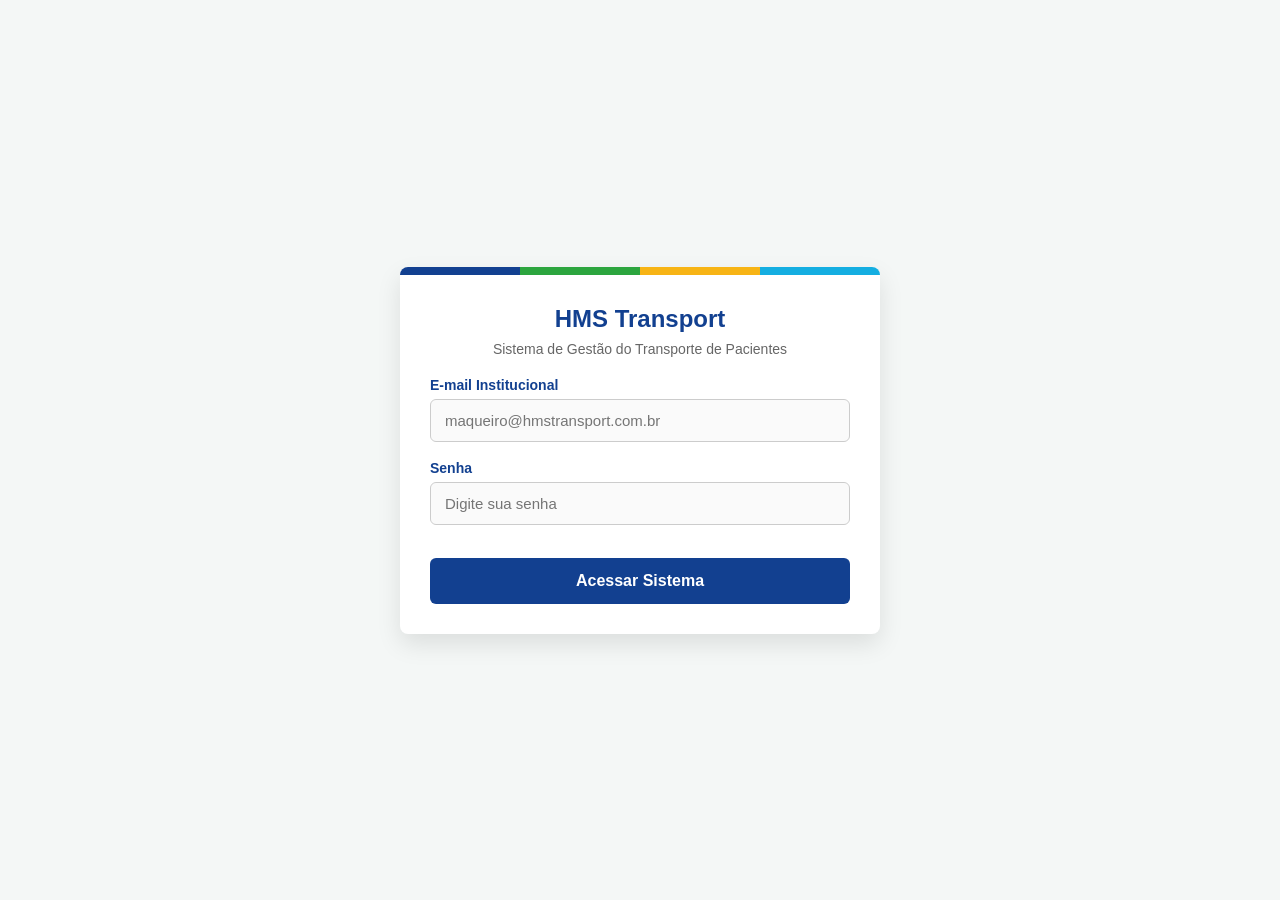
<file: index.html>
<!DOCTYPE html>
<html lang="pt-BR">
<head>
    <meta charset="UTF-8">
    <meta name="viewport" content="width=device-width, initial-scale=1.0">
    <title>Login | HMS Transport</title>
    <link rel="stylesheet" href="css/style.css">
</head>
<body class="body-centered">

    <div class="form-container">
        <!-- Faixa de cores da logomarca -->
        <div class="brand-stripe"></div>
        
        <div class="form-header">
            <h1>HMS Transport</h1>
            <p>Sistema de Gestão do Transporte de Pacientes</p>
        </div>

        <form class="main-form" id="form-login">
            <div class="input-group">
                <label for="email">E-mail Institucional</label>
                <input type="email" id="email" name="email" placeholder="maqueiro@hmstransport.com.br" required autocomplete="email">
            </div>

            <div class="input-group">
                <label for="password">Senha</label>
                <input type="password" id="password" name="password" placeholder="Digite sua senha" required autocomplete="current-password">
            </div>

            <button type="submit" class="btn-submit">Acessar Sistema</button>

            <!-- Área para exibir mensagens de erro/sucesso via JS -->
            <div id="feedback" class="feedback-message"></div>
        </form>
    </div>

    <script src="js/login.js"></script>
</body>
</html>
</file>
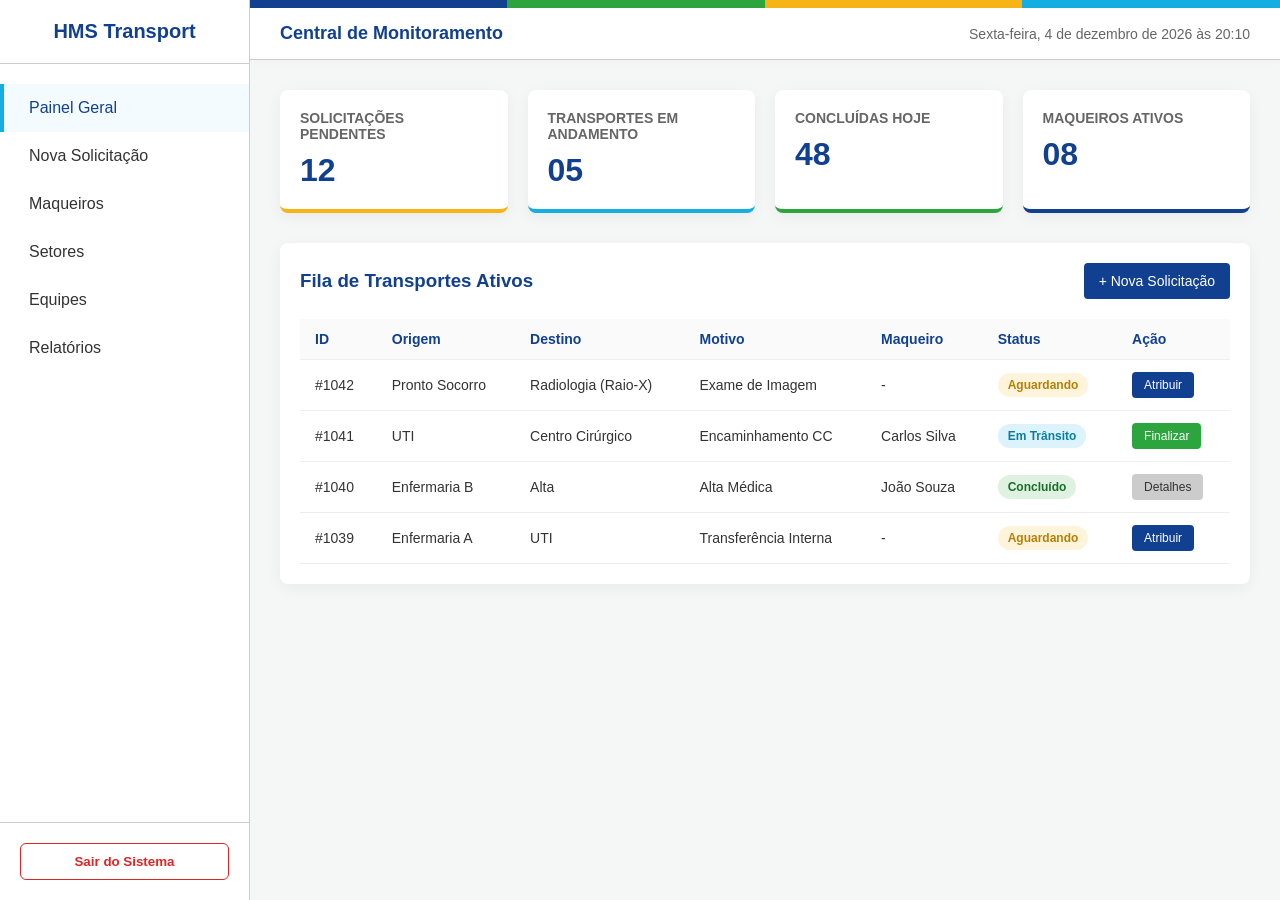
<file: dashboard.html>
<!DOCTYPE html>
<html lang="pt-BR">
<head>
    <meta charset="UTF-8">
    <meta name="viewport" content="width=device-width, initial-scale=1.0">
    <title>Dashboard | HMS Transport</title>
    <link rel="stylesheet" href="css/style.css">
</head>
<body class="body-centere">

    <!-- Sidebar de Navegação -->
    <aside class="sidebar">
        <div class="sidebar-header">
            <h2>HMS Transport</h2>
        </div>
        <nav class="sidebar-nav">
            <ul>
                <li><a href="#" class="active">Painel Geral</a></li>
                <li><a href="form-solicitacao.html">Nova Solicitação</a></li>
                <li><a href="form-maqueiro.html">Maqueiros</a></li>
                <li><a href="form-setor.html">Setores</a></li>
                <li><a href="form-equipe.html">Equipes</a></li>
                <li><a href="#">Relatórios</a></li>
            </ul>
        </nav>
        <div class="sidebar-footer">
            <button class="btn-logout" onclick="window.location.href='index.html'">Sair do Sistema</button>
        </div>
    </aside>

    <!-- Conteúdo Principal -->
    <main class="main-content">
        <!-- Reutilização da faixa de identidade visual -->
        <div class="brand-stripe"></div>
        
        <header class="topbar">
            <div>
                <h2 style="font-size: 18px; color: var(--pmt-azul-escuro);">Central de Monitoramento</h2>
            </div>
            <div>
                <span id="datetime" style="font-size: 14px; color: #666; font-weight: 500;"></span>
            </div>
        </header>

        <div class="dashboard-body">
            
            <!-- Grid de Indicadores (Cards com as cores da Logo) -->
            <div class="metrics-grid">
                <div class="metric-card card-pendentes">
                    <div class="metric-title">Solicitações Pendentes</div>
                    <div class="metric-value">12</div>
                </div>
                
                <div class="metric-card card-andamento">
                    <div class="metric-title">Transportes em Andamento</div>
                    <div class="metric-value">05</div>
                </div>
                
                <div class="metric-card card-concluidas">
                    <div class="metric-title">Concluídas Hoje</div>
                    <div class="metric-value">48</div>
                </div>
                
                <div class="metric-card card-maqueiros">
                    <div class="metric-title">Maqueiros Ativos</div>
                    <div class="metric-value">08</div>
                </div>
            </div>

            <!-- Tabela de Controle -->
            <div class="table-container">
                <div class="table-header">
                    <h3>Fila de Transportes Ativos</h3>
                    <button class="btn-action" style="padding: 10px 15px; font-size: 14px;" onclick="window.location.href='form-solicitacao.html'">+ Nova Solicitação</button>
                </div>
                
                <table>
                    <thead>
                        <tr>
                            <th>ID</th>
                            <th>Origem</th>
                            <th>Destino</th>
                            <th>Motivo</th>
                            <th>Maqueiro</th>
                            <th>Status</th>
                            <th>Ação</th>
                        </tr>
                    </thead>
                    <tbody>
                        <tr>
                            <td>#1042</td>
                            <td>Pronto Socorro</td>
                            <td>Radiologia (Raio-X)</td>
                            <td>Exame de Imagem</td>
                            <td>-</td>
                            <td><span class="status-badge status-pendente">Aguardando</span></td>
                            <td><button class="btn-action">Atribuir</button></td>
                        </tr>
                        <tr>
                            <td>#1041</td>
                            <td>UTI</td>
                            <td>Centro Cirúrgico</td>
                            <td>Encaminhamento CC</td>
                            <td>Carlos Silva</td>
                            <td><span class="status-badge status-andamento">Em Trânsito</span></td>
                            <td><button class="btn-action" style="background-color: var(--pmt-verde);">Finalizar</button></td>
                        </tr>
                        <tr>
                            <td>#1040</td>
                            <td>Enfermaria B</td>
                            <td>Alta</td>
                            <td>Alta Médica</td>
                            <td>João Souza</td>
                            <td><span class="status-badge status-concluido">Concluído</span></td>
                            <td><button class="btn-action" style="background-color: #ccc; color: #333;" disabled>Detalhes</button></td>
                        </tr>
                        <tr>
                            <td>#1039</td>
                            <td>Enfermaria A</td>
                            <td>UTI</td>
                            <td>Transferência Interna</td>
                            <td>-</td>
                            <td><span class="status-badge status-pendente">Aguardando</span></td>
                            <td><button class="btn-action">Atribuir</button></td>
                        </tr>
                    </tbody>
                </table>
            </div>

        </div>
    </main>

    <script src="js/dashboard.js"></script>
</body>
</html>
</file>
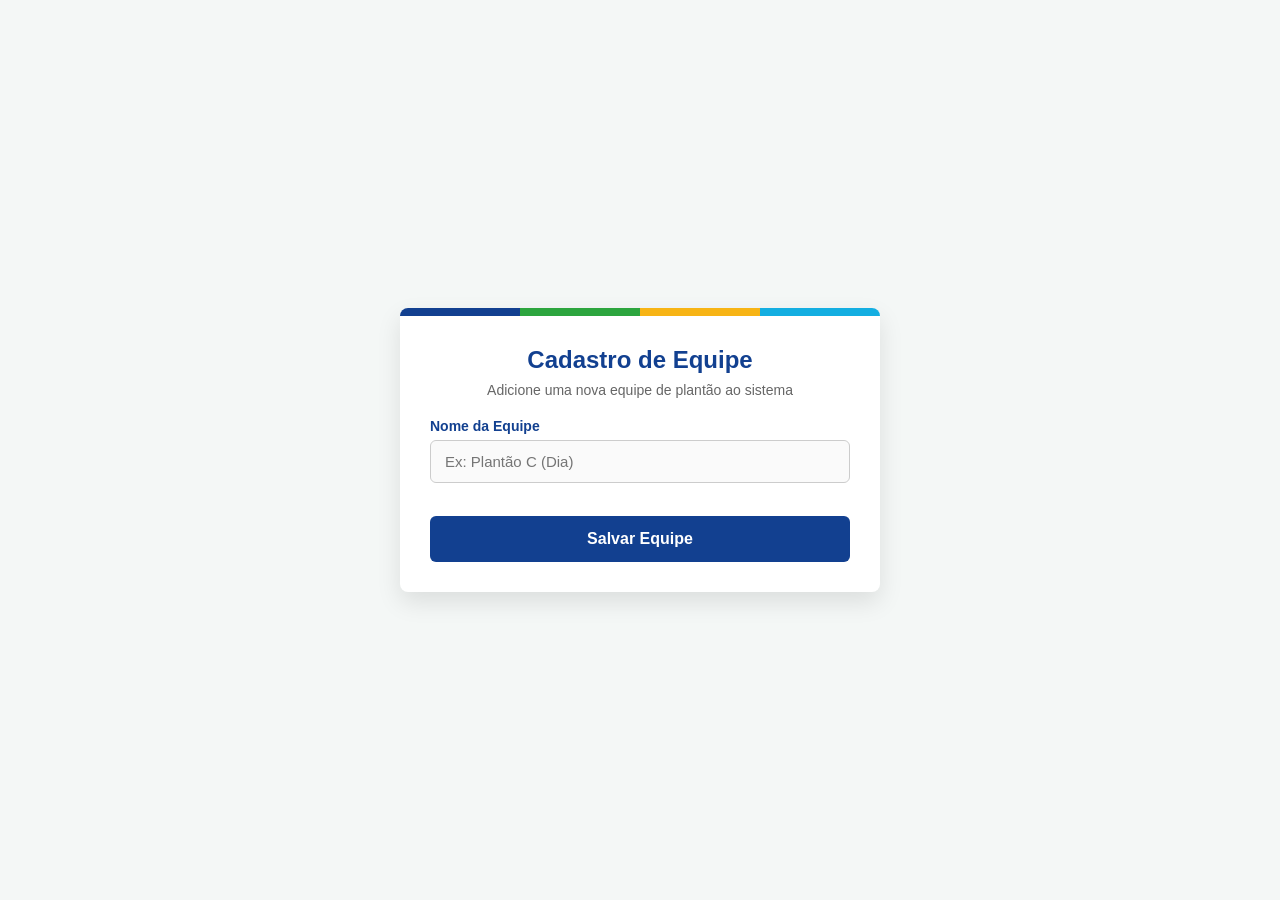
<file: form-equipe.html>
<!DOCTYPE html>
<html lang="pt-BR">
<head>
    <meta charset="UTF-8">
    <meta name="viewport" content="width=device-width, initial-scale=1.0">
    <title>Cadastro de Equipe | HMS Transport</title>
    <link rel="stylesheet" href="css/style.css">
</head>
<body class="body-centered">

    <div class="form-container">
        <!-- Faixa de cores oficial da logomarca -->
        <div class="brand-stripe"></div>
        
        <div class="form-header">
            <h1>Cadastro de Equipe</h1>
            <p>Adicione uma nova equipe de plantão ao sistema</p>
        </div>

        <form class="main-form" id="form-equipe">
            <div class="input-group">
                <label for="nome-equipe">Nome da Equipe</label>
                <input type="text" id="nome-equipe" name="nome" placeholder="Ex: Plantão C (Dia)" required>
            </div>

            <button type="submit" class="btn-submit">Salvar Equipe</button>

            <div id="feedback" class="feedback-message"></div>
        </form>
    </div>

</body>
</html>
</file>
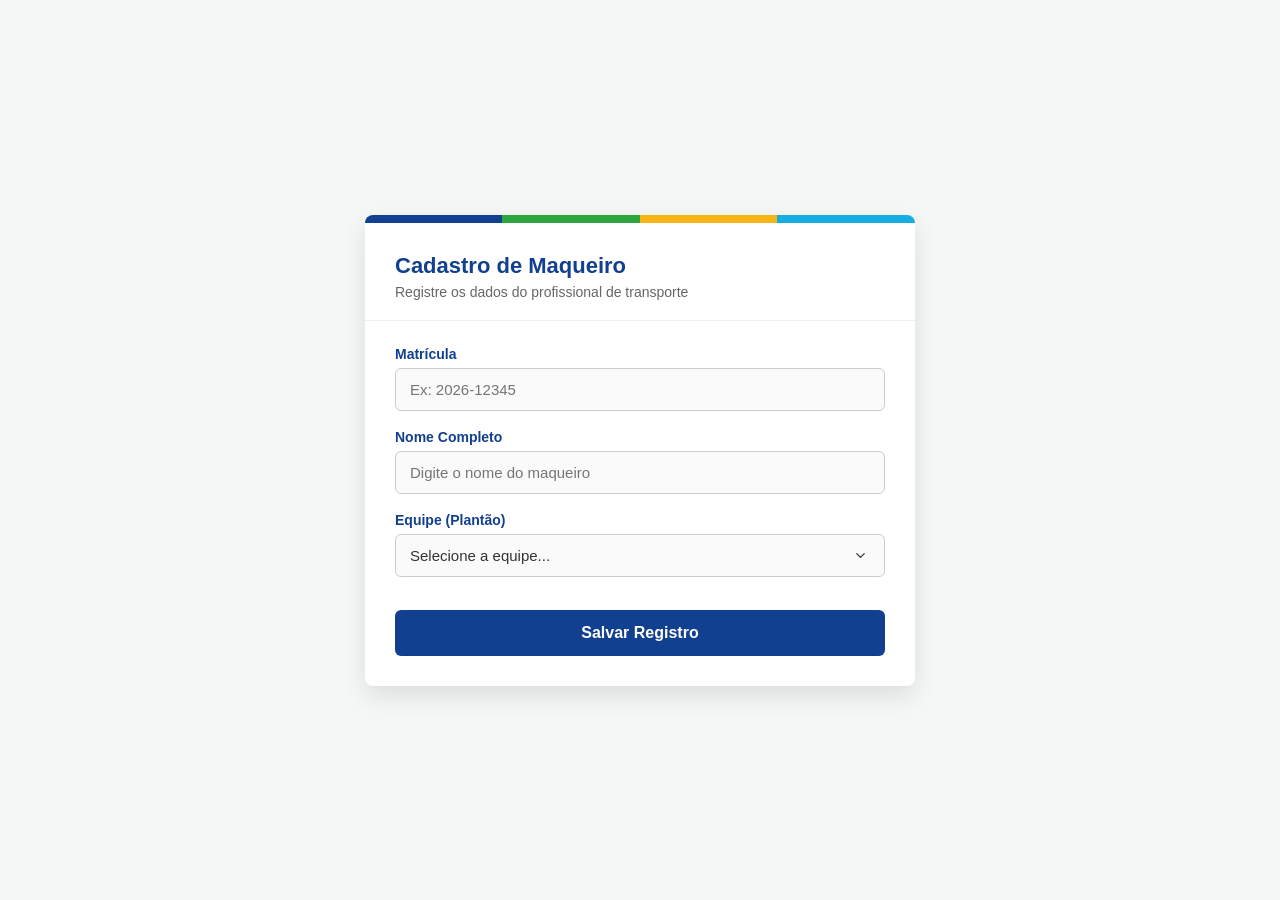
<file: form-maqueiro.html>
<!DOCTYPE html>
<html lang="pt-BR">
<head>
    <meta charset="UTF-8">
    <meta name="viewport" content="width=device-width, initial-scale=1.0">
    <title>Registro de Maqueiros | HMS Transport</title>
    <!-- Referência ao CSS global já existente -->
    <link rel="stylesheet" href="css/style.css">
</head>
<body class="body-centered">

    <div class="request-container">
        <!-- Faixa de cores da logomarca -->
        <div class="brand-stripe"></div>
        
        <div class="request-header">
            <h1>Cadastro de Maqueiro</h1>
            <p>Registre os dados do profissional de transporte</p>
        </div>

        <form class="request-form" id="form-maqueiro">
            <div class="input-group">
                <label for="matricula">Matrícula</label>
                <input type="text" id="matricula" name="matricula" placeholder="Ex: 2026-12345" required>
            </div>

            <div class="input-group">
                <label for="nome">Nome Completo</label>
                <input type="text" id="nome" name="nome" placeholder="Digite o nome do maqueiro" required>
            </div>

            <div class="input-group">
                <label for="equipe">Equipe (Plantão)</label>
                <select id="equipe" name="equipe" required>
                    <option value="" disabled selected>Selecione a equipe...</option>
                    <option value="Plantão A (Dia)">Plantão A (Dia)</option>
                    <option value="Plantão A (Noite)">Plantão A (Noite)</option>
                    <option value="Plantão B (Dia)">Plantão B (Dia)</option>
                    <option value="Plantão B (Noite)">Plantão B (Noite)</option>
                </select>
            </div>

            <button type="submit" class="btn-submit">Salvar Registro</button>

            <!-- Área de feedback de sucesso ou erro -->
            <div id="feedback" class="feedback-message"></div>
        </form>
    </div>

    <!-- Referência ao script da página -->
    <script src="js/maqueiro.js"></script>
</body>
</html>
</file>
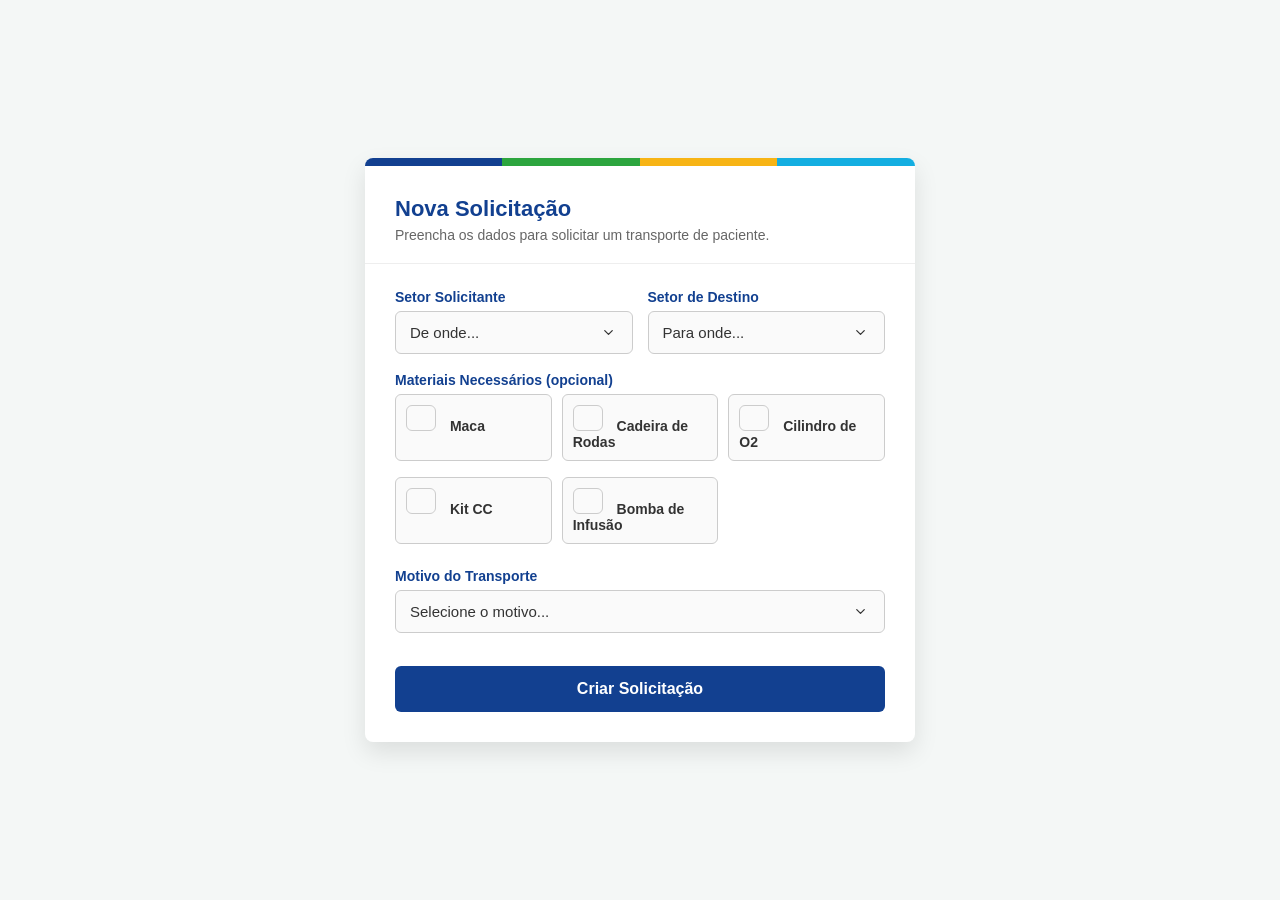
<file: form-solicitacao.html>
<!DOCTYPE html>
<html lang="pt-BR">
<head>
    <meta charset="UTF-8">
    <meta name="viewport" content="width=device-width, initial-scale=1.0">
    <title>Nova Solicitação | HMS Transport</title>
    <link rel="stylesheet" href="css/style.css">
</head>
<body class="body-centered">

    <div class="request-container">
        <div class="brand-stripe"></div>
        
        <div class="request-header">
            <h1>Nova Solicitação</h1>
            <p>Preencha os dados para solicitar um transporte de paciente.</p>
        </div>

        <form class="request-form" id="form-solicitacao">
            
            <!-- Seção de Setores -->
            <div class="row-grid">
                <div class="input-group">
                    <label for="setor-solicitante">Setor Solicitante</label>
                    <select id="setor-solicitante" name="setor-solicitante" required>
                        <option value="" disabled selected>De onde...</option>
                        <option value="pronto-socorro">Pronto Socorro</option>
                        <option value="uti">UTI</option>
                        <option value="centro-cirurgico">Centro Cirúrgico</option>
                        <option value="enfermaria-a">Enfermaria A</option>
                        <option value="enfermaria-b">Enfermaria B</option>
                        <option value="radiologia">Radiologia (Raio-X)</option>
                    </select>
                </div>

                <div class="input-group">
                    <label for="setor-destino">Setor de Destino</label>
                    <select id="setor-destino" name="setor-destino" required>
                        <option value="" disabled selected>Para onde...</option>
                        <option value="pronto-socorro">Pronto Socorro</option>
                        <option value="uti">UTI</option>
                        <option value="centro-cirurgico">Centro Cirúrgico</option>
                        <option value="enfermaria-a">Enfermaria A</option>
                        <option value="enfermaria-b">Enfermaria B</option>
                        <option value="radiologia">Radiologia (Raio-X)</option>
                    </select>
                </div>
            </div>

            <!-- Seção de Materiais (Múltipla Escolha) -->
            <div class="input-group">
                <label>Materiais Necessários (opcional)</label>
                <div class="materials-grid">
                    <label class="checkbox-item">
                        <input type="checkbox" name="materiais" value="maca">
                        <span>Maca</span>
                    </label>
                    <label class="checkbox-item">
                        <input type="checkbox" name="materiais" value="cadeira-rodas">
                        <span>Cadeira de Rodas</span>
                    </label>
                    <label class="checkbox-item">
                        <input type="checkbox" name="materiais" value="cilindro-o2">
                        <span>Cilindro de O2</span>
                    </label>
                    <label class="checkbox-item">
                        <input type="checkbox" name="materiais" value="kit-cc">
                        <span>Kit CC</span>
                    </label>
                    <label class="checkbox-item">
                        <input type="checkbox" name="materiais" value="bomba-infusao">
                        <span>Bomba de Infusão</span>
                    </label>
                </div>
            </div>

            <!-- Seção de Motivo com Campo Dinâmico -->
            <div class="input-group">
                <label for="motivo">Motivo do Transporte</label>
                <select id="motivo" name="motivo" required>
                    <option value="" disabled selected>Selecione o motivo...</option>
                    <option value="alta-medica">Alta Médica</option>
                    <option value="transferencia-interna">Transferência Interna (Leito)</option>
                    <option value="exame-imagem">Exame de Imagem / Diagnóstico</option>
                    <option value="centro-cirurgico">Encaminhamento ao Centro Cirúrgico</option>
                    <option value="obito">Óbito</option>
                    <option value="outro">Outro...</option>
                </select>

                <!-- Campo dinâmico: Aparece apenas se "Outro" for selecionado -->
                <div class="hidden-field" id="grupo-motivo-outro">
                    <input type="text" id="motivo-outro" name="motivo-outro" placeholder="Por favor, descreva o motivo...">
                </div>
            </div>

            <button type="submit" class="btn-submit">Criar Solicitação</button>

            <div id="feedback" class="feedback-message"></div>
        </form>
    </div>

    <script src="js/solicitacao.js"></script>
</body>
</html>
</file>
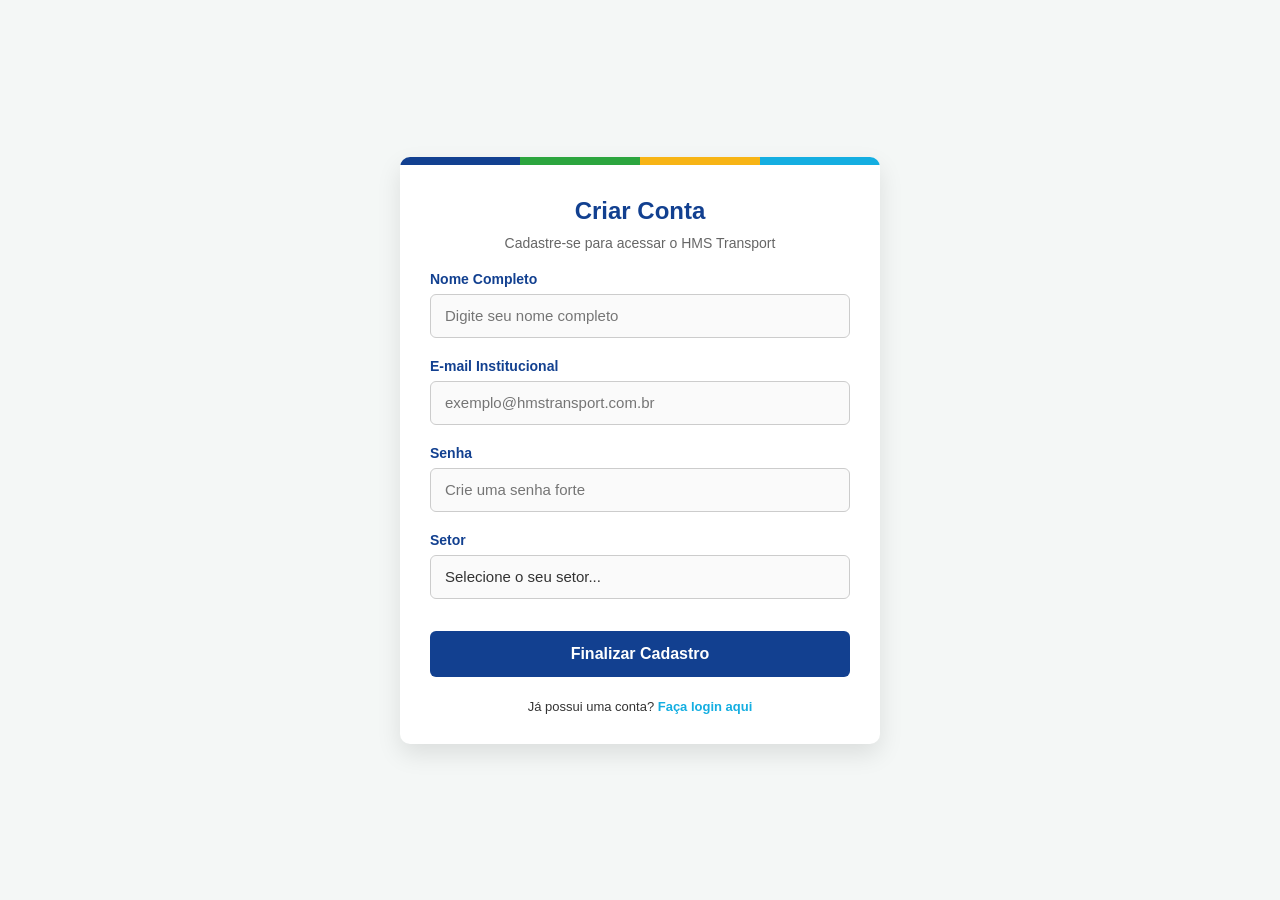
<file: signup.html>
<!DOCTYPE html>
<html lang="pt-BR">
<head>
    <meta charset="UTF-8">
    <meta name="viewport" content="width=device-width, initial-scale=1.0">
    <title>Criar Conta | HMS Transport</title>
    <link rel="stylesheet" href="css/style.css">
    <link rel="stylesheet" href="css/cadastro.css">
</head>
<body class="body-centered">

    <div class="form-container">
        <div class="brand-stripe"></div>

        <div class="form-header">
            <h1>Criar Conta</h1>
            <p>Cadastre-se para acessar o HMS Transport</p>
        </div>

        <form class="main-form" id="form-cadastro">

            <div class="input-group">
                <label for="nome">Nome Completo</label>
                <input type="text" id="nome" name="nome"
                       placeholder="Digite seu nome completo" required>
            </div>

            <div class="input-group">
                <label for="email">E-mail Institucional</label>
                <input type="email" id="email" name="email"
                       placeholder="exemplo@hmstransport.com.br" required>
            </div>

            <div class="input-group">
                <label for="senha">Senha</label>
                <input type="password" id="senha" name="senha"
                       placeholder="Crie uma senha forte"
                       minlength="8" required>
            </div>

            <div class="input-group">
                <label for="setor">Setor</label>
                <select id="setor" name="setor" required>
                    <option value="">Selecione o seu setor...</option>
                    <option value="recepcao">Recepção</option>
                    <option value="enfermagem">Enfermagem</option>
                    <option value="maqueiros">Maqueiros</option>
                    <option value="administracao">Administração</option>
                    <option value="ti">Tecnologia da Informação</option>
                </select>
            </div>

            <button type="submit" class="btn-submit">
                Finalizar Cadastro
            </button>

            <div id="feedback" class="feedback-message"
                 role="status" aria-live="polite"></div>

            <p class="form-link">
                Já possui uma conta?
                <a href="index.html">Faça login aqui</a>
            </p>

        </form>
    </div>

    <script src="js/cadastro.js"></script>
</body>
</html>
</file>
<file: css/style.css>
/* Variáveis de Cores (Identidade Visual) */
:root {
    --pmt-azul-escuro: #124090; 
    --pmt-verde: #2ca53e;       
    --pmt-amarelo: #f7b415;     
    --pmt-azul-claro: #14aee1;  
    --cor-fundo: #f4f7f6;
    --cor-texto: #333333;
    --cor-borda: #cccccc;
    --sidebar-width: 250px;
}

* {
    box-sizing: border-box;
    margin: 0;
    padding: 0;
}

body {
    font-family: 'Segoe UI', Roboto, Helvetica, Arial, sans-serif;
    background-color: var(--cor-fundo);
    display: flex;
    min-height: 100vh;
    color: var(--cor-texto);
}

/* Classe utilitária para manter o comportamento centrado dos formulários */
.body-centered {
    justify-content: center;
    align-items: center;
    padding: 20px;
}

.form-container,
.request-container {
    background-color: #ffffff;
    width: 100%;
    border-radius: 8px;
    box-shadow: 0 10px 25px rgba(0, 0, 0, 0.1);
    overflow: hidden;
    position: relative;
}

/* Larguras Específicas dos Containers */
.form-container {
    max-width: 480px;
}

.request-container {
    max-width: 550px;
}

/* Barra colorida superior fazendo referência à identidade visual */
.brand-stripe {
    height: 8px;
    width: 100%;
    background: linear-gradient(to right, 
        var(--pmt-azul-escuro) 0%, var(--pmt-azul-escuro) 25%, 
        var(--pmt-verde) 25%, var(--pmt-verde) 50%, 
        var(--pmt-amarelo) 50%, var(--pmt-amarelo) 75%, 
        var(--pmt-azul-claro) 75%, var(--pmt-azul-claro) 100%
    );
}

.form-header {
    text-align: center;
    padding: 30px 30px 20px;
}

.request-header {
    padding: 30px 30px 20px;
    border-bottom: 1px solid #eee;
}

.form-header h1,
.request-header h1 {
    color: var(--pmt-azul-escuro);
    margin-bottom: 8px;
}

.form-header h1 {
    font-size: 24px;
}

.request-header h1 {
    font-size: 22px;
    margin-bottom: 5px;
}

.form-header p,
.request-header p {
    color: #666;
    font-size: 14px;
}

.main-form {
    padding: 0 30px 30px;
}

.request-form {
    padding: 25px 30px 30px;
}

/* Layout em colunas para os setores (Grid) */
.row-grid {
    display: grid;
    grid-template-columns: 1fr 1fr;
    gap: 15px;
}

.input-group {
    margin-bottom: 18px; /* Média entre os 16px e 20px originais */
    position: relative;
}

.input-group label {
    display: block;
    margin-bottom: 6px;
    font-size: 14px;
    font-weight: 600;
    color: var(--pmt-azul-escuro);
}

.input-group input, 
.input-group input[type="text"],
.input-group select {
    width: 100%;
    padding: 12px 14px;
    border: 1px solid var(--cor-borda);
    border-radius: 6px;
    font-size: 15px;
    transition: all 0.3s ease;
    background-color: #fafafa;
    color: var(--cor-texto);
    -webkit-appearance: none;
    -moz-appearance: none;
    appearance: none;
}

/* Adicionando ícone de seta customizado para os selects */
.input-group select {
    background-image: url("data:image/svg+xml;charset=UTF-8,%3csvg xmlns='http://www.w3.org/2000/svg' viewBox='0 0 24 24' fill='none' stroke='%23333' stroke-width='2' stroke-linecap='round' stroke-linejoin='round'%3e%3cpolyline points='6 9 12 15 18 9'%3e%3c/polyline%3e%3c/svg%3e");
    background-repeat: no-repeat;
    background-position: right 1rem center;
    background-size: 1em;
}

.input-group input:focus,
.input-group select:focus {
    outline: none;
    border-color: var(--pmt-azul-claro);
    background-color: #ffffff;
    box-shadow: 0 0 0 3px rgba(20, 174, 225, 0.15);
}

/* Estilização para a Seleção Múltipla de Materiais (Checkboxes) */
.materials-grid {
    display: grid;
    grid-template-columns: repeat(auto-fit, minmax(140px, 1fr));
    gap: 10px;
    margin-top: 5px;
}

.checkbox-item {
    display: flex;
    align-items: center;
    padding: 10px;
    border: 1px solid var(--cor-borda);
    border-radius: 6px;
    background-color: #fafafa;
    cursor: pointer;
    transition: all 0.2s ease;
}

.checkbox-item:hover {
    border-color: var(--pmt-azul-claro);
    background-color: rgba(20, 174, 225, 0.05);
}

.checkbox-item input[type="checkbox"] {
    margin-right: 10px;
    width: 18px;
    height: 18px;
    cursor: pointer;
    accent-color: var(--pmt-azul-claro);
}

.checkbox-item span {
    font-size: 14px;
    color: var(--cor-texto);
}

/* Classe para ocultar o campo dinamicamente */
.hidden-field {
    display: none;
    opacity: 0;
    transition: opacity 0.3s ease;
    margin-top: 10px;
}

.visible-field {
    display: block;
    animation: fadeIn 0.4s ease forwards;
}

@keyframes fadeIn {
    from { opacity: 0; transform: translateY(-10px); }
    to { opacity: 1; transform: translateY(0); }
}

.btn-submit {
    width: 100%;
    padding: 14px;
    background-color: var(--pmt-azul-escuro);
    color: #ffffff;
    border: none;
    border-radius: 6px;
    font-size: 16px;
    font-weight: bold;
    cursor: pointer;
    transition: background-color 0.3s ease;
    margin-top: 15px;
}

.btn-submit:hover {
    background-color: var(--pmt-azul-claro);
}

.form-link {
    text-align: center;
    margin-top: 20px;
    font-size: 14px;
}

.form-link a {
    color: var(--pmt-azul-claro);
    text-decoration: none;
    font-weight: 600;
}

.form-link a:hover {
    text-decoration: underline;
}

.feedback-message {
    margin-top: 15px;
    padding: 12px; /* Unificado com o espaçamento um pouco maior */
    border-radius: 4px;
    text-align: center;
    font-size: 14px;
    display: none; /* Oculto por padrão */
}

.feedback-message.error {
    display: block;
    background-color: #fee2e2;
    color: #dc2626;
    border: 1px solid #f87171;
}

.feedback-message.success {
    display: block;
    background-color: #dcfce7;
    color: #16a34a;
    border: 1px solid #4ade80;
}

/* ==========================================================================
   Componentes do Painel de Controlo (Dashboard / style2.css)
   ========================================================================== */
.sidebar {
    width: var(--sidebar-width);
    background-color: #ffffff;
    border-right: 1px solid var(--cor-borda);
    display: flex;
    flex-direction: column;
    position: fixed;
    height: 100vh;
    z-index: 100;
}

.sidebar-header {
    padding: 20px;
    text-align: center;
    border-bottom: 1px solid var(--cor-borda);
}

.sidebar-header h2 {
    color: var(--pmt-azul-escuro);
    font-size: 20px;
}

.sidebar-nav {
    flex: 1;
    padding: 20px 0;
}

.sidebar-nav ul {
    list-style: none;
}

.sidebar-nav li a {
    display: block;
    padding: 15px 25px;
    color: var(--cor-texto);
    text-decoration: none;
    font-weight: 500;
    transition: all 0.2s ease;
    border-left: 4px solid transparent;
}

.sidebar-nav li a:hover, 
.sidebar-nav li a.active {
    background-color: rgba(20, 174, 225, 0.05);
    color: var(--pmt-azul-escuro);
    border-left: 4px solid var(--pmt-azul-claro);
}

.sidebar-footer {
    padding: 20px;
    border-top: 1px solid var(--cor-borda);
}

.btn-logout {
    width: 100%;
    padding: 10px;
    background-color: transparent;
    border: 1px solid #dc2626;
    color: #dc2626;
    border-radius: 6px;
    cursor: pointer;
    font-weight: bold;
    transition: all 0.3s ease;
}

.btn-logout:hover {
    background-color: #fee2e2;
}

.main-content {
    margin-left: var(--sidebar-width);
    flex: 1;
    display: flex;
    flex-direction: column;
    width: calc(100% - var(--sidebar-width));
}

.topbar {
    background-color: #ffffff;
    padding: 15px 30px;
    display: flex;
    justify-content: space-between;
    align-items: center;
    border-bottom: 1px solid var(--cor-borda);
    box-shadow: 0 2px 10px rgba(0,0,0,0.02);
}

.dashboard-body {
    padding: 30px;
    overflow-y: auto;
}

.metrics-grid {
    display: grid;
    grid-template-columns: repeat(auto-fit, minmax(220px, 1fr));
    gap: 20px;
    margin-bottom: 30px;
}

.metric-card {
    background-color: #ffffff;
    padding: 20px;
    border-radius: 8px;
    box-shadow: 0 4px 15px rgba(0, 0, 0, 0.05);
    position: relative;
    overflow: hidden;
}

.card-pendentes { border-bottom: 4px solid var(--pmt-amarelo); }
.card-andamento { border-bottom: 4px solid var(--pmt-azul-claro); }
.card-concluidas { border-bottom: 4px solid var(--pmt-verde); }
.card-maqueiros { border-bottom: 4px solid var(--pmt-azul-escuro); }

.metric-title {
    color: #666;
    font-size: 14px;
    font-weight: 600;
    margin-bottom: 10px;
    text-transform: uppercase;
}

.metric-value {
    font-size: 32px;
    font-weight: bold;
    color: var(--pmt-azul-escuro);
}

.table-container {
    background-color: #ffffff;
    border-radius: 8px;
    padding: 20px;
    box-shadow: 0 4px 15px rgba(0, 0, 0, 0.05);
}

.table-header {
    display: flex;
    justify-content: space-between;
    align-items: center;
    margin-bottom: 20px;
}

.table-header h3 {
    color: var(--pmt-azul-escuro);
}

table {
    width: 100%;
    border-collapse: collapse;
    text-align: left;
}

th, td {
    padding: 12px 15px;
    border-bottom: 1px solid #eee;
}

th {
    background-color: #fafafa;
    color: var(--pmt-azul-escuro);
    font-weight: 600;
    font-size: 14px;
}

td {
    font-size: 14px;
}

tbody tr:hover {
    background-color: #f9f9f9;
}

.status-badge {
    padding: 5px 10px;
    border-radius: 20px;
    font-size: 12px;
    font-weight: bold;
    display: inline-block;
}

.status-pendente {
    background-color: rgba(247, 180, 21, 0.15);
    color: #b58105;
}

.status-andamento {
    background-color: rgba(20, 174, 225, 0.15);
    color: #0b7da3;
}

.status-concluido {
    background-color: rgba(44, 165, 62, 0.15);
    color: #1a6e27;
}

.btn-action {
    padding: 6px 12px;
    background-color: var(--pmt-azul-escuro);
    color: #fff;
    border: none;
    border-radius: 4px;
    cursor: pointer;
    font-size: 12px;
    transition: 0.2s;
}

.btn-action:hover {
    background-color: var(--pmt-azul-claro);
}

/* ==========================================================================
   Responsividade Global
   ========================================================================== */
@media (max-width: 768px) {
    .sidebar {
        transform: translateX(-100%);
        transition: transform 0.3s ease;
    }
    .main-content {
        margin-left: 0;
        width: 100%;
    }
    .table-container {
        overflow-x: auto;
    }
}

@media (max-width: 480px) {
    .row-grid {
        grid-template-columns: 1fr; /* Empilha os campos em telas pequenas */
    }
}
</file>
<file: css/cadastro.css>
/* Tela de cadastro - HMS Transport */

* {
    box-sizing: border-box;
}

body.body-centered {
    margin: 0;
    min-height: 100vh;
    display: flex;
    justify-content: center;
    align-items: center;
    background-color: #f4f7f6;
    font-family: Arial, Helvetica, sans-serif;
}

.form-container {
    width: 100%;
    max-width: 480px;
    background: #ffffff;
    border-radius: 10px;
    overflow: hidden;
    box-shadow: 0 10px 25px rgba(0,0,0,0.10);
}

.brand-stripe {
    height: 8px;
    background: linear-gradient(
        to right,
        #124090 0%,
        #124090 25%,
        #2ca53e 25%,
        #2ca53e 50%,
        #f7b415 50%,
        #f7b415 75%,
        #14aee1 75%,
        #14aee1 100%
    );
}

.form-header {
    text-align: center;
    padding: 32px 30px 20px;
}

.form-header h1 {
    margin: 0 0 10px;
    color: #124090;
    font-size: 24px;
}

.form-header p {
    margin: 0;
    color: #666;
    font-size: 14px;
}

.main-form {
    padding: 0 30px 30px;
}

.input-group {
    margin-bottom: 20px;
}

.input-group label {
    display: block;
    margin-bottom: 7px;
    color: #124090;
    font-size: 14px;
    font-weight: 600;
}

.input-group input,
.input-group select {
    width: 100%;
    height: 44px;
    padding: 10px 14px;
    border: 1px solid #ccc;
    border-radius: 6px;
    background: #fafafa;
    font-size: 15px;
}

.input-group input:focus,
.input-group select:focus {
    outline: none;
    border-color: #14aee1;
}

.btn-submit {
    width: 100%;
    padding: 14px;
    margin-top: 12px;
    background-color: #124090;
    color: #fff;
    border: none;
    border-radius: 6px;
    font-size: 16px;
    font-weight: bold;
    cursor: pointer;
}

.btn-submit:hover {
    background-color: #0c306f;
}

.form-link {
    text-align: center;
    margin: 22px 0 0;
    font-size: 13px;
}

.form-link a {
    color: #14aee1;
    font-weight: 600;
    text-decoration: none;
}

.feedback-message {
    display: none;
    margin-top: 15px;
    padding: 12px;
    border-radius: 5px;
}

@media (max-width: 520px) {
    body.body-centered {
        padding: 15px;
    }

    .main-form {
        padding: 0 20px 25px;
    }
}
</file>
